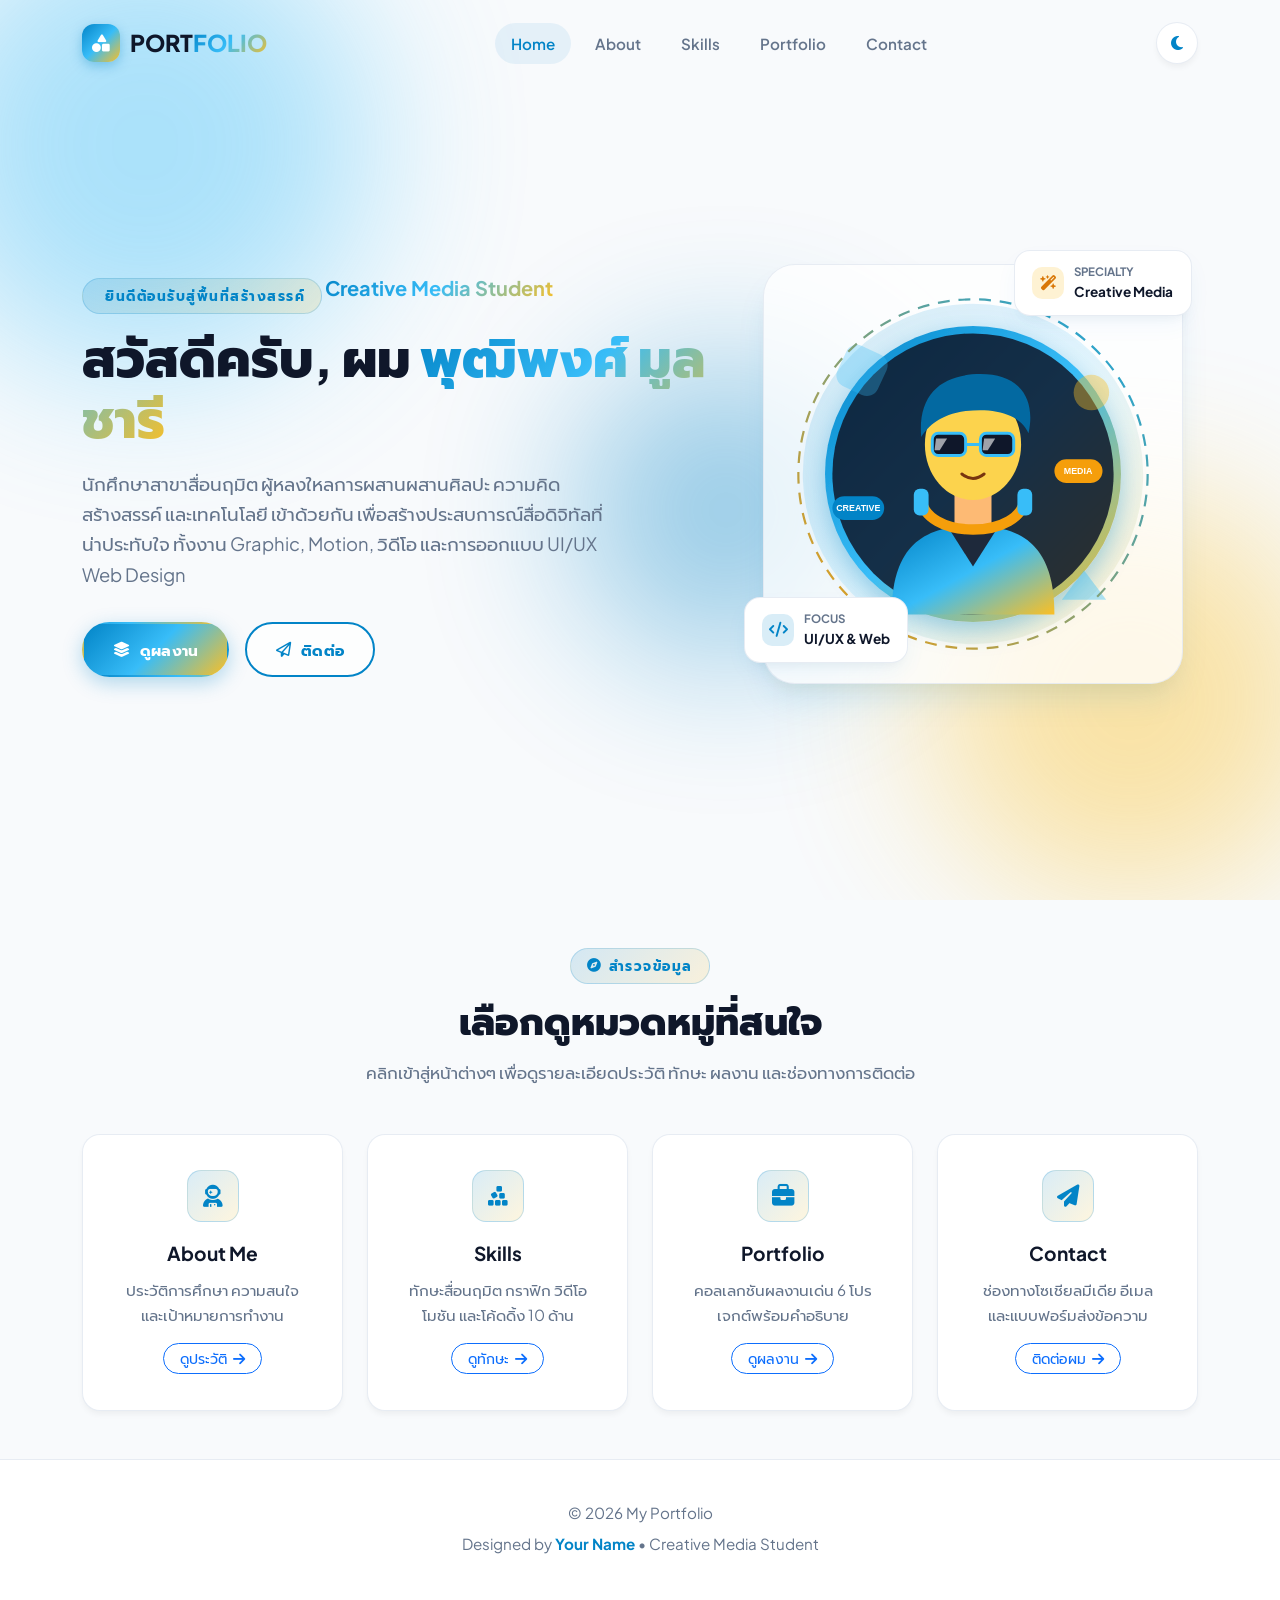
<file: index.html>
<!DOCTYPE html>
<html lang="th" data-theme="light">
<head>
  <meta charset="UTF-8">
  <meta name="viewport" content="width=device-width, initial-scale=1.0">
  <meta name="description" content="Portfolio ส่วนตัวสำหรับนักศึกษาสาขาสื่อนฤมิต (Creative Media) - หน้าแรก">
  <title>Creative Media Portfolio | หน้าแรก (Home)</title>

  <!-- Google Fonts: Plus Jakarta Sans & Prompt -->
  <link rel="preconnect" href="https://fonts.googleapis.com">
  <link rel="preconnect" href="https://fonts.gstatic.com" crossorigin>
  <link href="https://fonts.googleapis.com/css2?family=Plus+Jakarta+Sans:wght@400;500;600;700;800&family=Prompt:wght@300;400;500;600;700&display=swap" rel="stylesheet">

  <!-- Bootstrap 5 CSS CDN -->
  <link href="https://cdn.jsdelivr.net/npm/bootstrap@5.3.3/dist/css/bootstrap.min.css" rel="stylesheet">

  <!-- Font Awesome 6 CDN Icons -->
  <link rel="stylesheet" href="https://cdnjs.cloudflare.com/ajax/libs/font-awesome/6.6.0/css/all.min.css">

  <!-- Custom CSS Stylesheet -->
  <link rel="stylesheet" href="assets/css/style.css">
</head>
<body>

  <!-- Preloader Animation -->
  <div id="preloader">
    <div class="preloader-spinner"></div>
    <div class="preloader-text">Creative Media Studio</div>
  </div>

  <!-- =========================================================================
       1. NAVIGATION BAR
       ========================================================================= -->
  <nav class="navbar navbar-expand-lg">
    <div class="container">
      <a class="navbar-brand" href="index.html">
        <div class="brand-badge">
          <i class="fa-solid fa-shapes"></i>
        </div>
        <span>PORT<span class="brand-accent">FOLIO</span></span>
      </a>

      <!-- Theme Switcher & Mobile Hamburger -->
      <div class="d-flex align-items-center gap-2 order-lg-last">
        <button id="themeToggleBtn" class="theme-toggle-btn" type="button" aria-label="Toggle Dark/Light Mode" title="สลับโหมดมืด/สว่าง">
          <i class="fa-solid fa-moon"></i>
        </button>

        <button class="navbar-toggler border-0 shadow-none px-2" type="button" data-bs-toggle="collapse" data-bs-target="#navbarNav" aria-controls="navbarNav" aria-expanded="false" aria-label="Toggle navigation">
          <i class="fa-solid fa-bars-staggered fs-4 text-primary"></i>
        </button>
      </div>

      <!-- Nav Links to Separate HTML Files -->
      <div class="collapse navbar-collapse justify-content-center" id="navbarNav">
        <ul class="navbar-nav gap-lg-2">
          <li class="nav-item">
            <a class="nav-link active" href="index.html"><i class="fa-solid fa-house me-1 d-lg-none"></i> Home</a>
          </li>
          <li class="nav-item">
            <a class="nav-link" href="about.html"><i class="fa-solid fa-user me-1 d-lg-none"></i> About</a>
          </li>
          <li class="nav-item">
            <a class="nav-link" href="skills.html"><i class="fa-solid fa-bolt me-1 d-lg-none"></i> Skills</a>
          </li>
          <li class="nav-item">
            <a class="nav-link" href="portfolio.html"><i class="fa-solid fa-briefcase me-1 d-lg-none"></i> Portfolio</a>
          </li>
          <li class="nav-item">
            <a class="nav-link" href="contact.html"><i class="fa-solid fa-envelope me-1 d-lg-none"></i> Contact</a>
          </li>
        </ul>
      </div>
    </div>
  </nav>

  <!-- =========================================================================
       2. HERO SECTION
       ========================================================================= -->
  <section class="hero-section">
    <!-- Animated Floating Gradient Background -->
    <div class="hero-bg-shapes">
      <div class="shape-blob blob-1"></div>
      <div class="shape-blob blob-2"></div>
      <div class="shape-blob blob-3"></div>
    </div>

    <div class="container hero-content">
      <div class="row align-items-center">
        <!-- Hero Introduction Text -->
        <div class="col-lg-7 text-center text-lg-start reveal">
          <span class="section-tag">
            <i class="fa-solid fa-sparkles"></i> ยินดีต้อนรับสู่พื้นที่สร้างสรรค์
          </span>
          <div class="hero-role-badge">Creative Media Student</div>
          <h1 class="hero-title">
            สวัสดีครับ, ผม <span class="brand-accent">พุฒิพงศ์ มูลชารี</span>
          </h1>
          <p class="hero-description">
            นักศึกษาสาขาสื่อนฤมิต ผู้หลงใหลการผสานผสานศิลปะ ความคิดสร้างสรรค์ และเทคโนโลยี เข้าด้วยกัน เพื่อสร้างประสบการณ์สื่อดิจิทัลที่น่าประทับใจ ทั้งงาน Graphic, Motion, วิดีโอ และการออกแบบ UI/UX Web Design
          </p>
          <div class="d-flex flex-wrap gap-3 hero-btns">
            <a href="portfolio.html" class="btn-custom btn-primary-gradient">
              <i class="fa-solid fa-layer-group"></i> ดูผลงาน
            </a>
            <a href="contact.html" class="btn-custom btn-outline-custom">
              <i class="fa-regular fa-paper-plane"></i> ติดต่อ
            </a>
          </div>
        </div>

        <!-- Hero Avatar Profile Card -->
        <div class="col-lg-5 reveal reveal-delay-2">
          <div class="hero-image-wrapper">
            <div class="avatar-glass-card">
              <img src="assets/images/profile-placeholder.svg" alt="Profile Avatar" loading="eager">
              
              <!-- Floating Badges -->
              <div class="floating-badge badge-top-right">
                <div class="badge-icon yellow">
                  <i class="fa-solid fa-wand-magic-sparkles"></i>
                </div>
                <div>
                  <div style="font-size: 0.72rem; color: var(--text-muted);">SPECIALTY</div>
                  <div>Creative Media</div>
                </div>
              </div>

              <div class="floating-badge badge-bottom-left">
                <div class="badge-icon blue">
                  <i class="fa-solid fa-code"></i>
                </div>
                <div>
                  <div style="font-size: 0.72rem; color: var(--text-muted);">FOCUS</div>
                  <div>UI/UX &amp; Web</div>
                </div>
              </div>
            </div>
          </div>
        </div>
      </div>
    </div>
  </section>

  <!-- =========================================================================
       QUICK OVERVIEW & NAVIGATION CARDS
       ========================================================================= -->
  <section class="py-5">
    <div class="container">
      <div class="text-center mb-5 reveal">
        <span class="section-tag"><i class="fa-solid fa-compass"></i> สำรวจข้อมูล</span>
        <h2 class="section-title">เลือกดูหมวดหมู่ที่สนใจ</h2>
        <p class="section-subtitle">คลิกเข้าสู่หน้าต่างๆ เพื่อดูรายละเอียดประวัติ ทักษะ ผลงาน และช่องทางการติดต่อ</p>
      </div>

      <div class="row g-4">
        <!-- About Link Card -->
        <div class="col-md-6 col-lg-3 reveal reveal-delay-1">
          <a href="about.html" class="text-decoration-none">
            <div class="about-card text-center">
              <div class="about-card-icon mx-auto">
                <i class="fa-solid fa-user-astronaut"></i>
              </div>
              <h4>About Me</h4>
              <p class="mb-3">ประวัติการศึกษา ความสนใจ และเป้าหมายการทำงาน</p>
              <span class="btn btn-sm btn-outline-primary rounded-pill px-3">ดูประวัติ <i class="fa-solid fa-arrow-right ms-1"></i></span>
            </div>
          </a>
        </div>

        <!-- Skills Link Card -->
        <div class="col-md-6 col-lg-3 reveal reveal-delay-2">
          <a href="skills.html" class="text-decoration-none">
            <div class="about-card text-center">
              <div class="about-card-icon mx-auto">
                <i class="fa-solid fa-cubes-stacked"></i>
              </div>
              <h4>Skills</h4>
              <p class="mb-3">ทักษะสื่อนฤมิต กราฟิก วิดีโอ โมชัน และโค้ดดิ้ง 10 ด้าน</p>
              <span class="btn btn-sm btn-outline-primary rounded-pill px-3">ดูทักษะ <i class="fa-solid fa-arrow-right ms-1"></i></span>
            </div>
          </a>
        </div>

        <!-- Portfolio Link Card -->
        <div class="col-md-6 col-lg-3 reveal reveal-delay-3">
          <a href="portfolio.html" class="text-decoration-none">
            <div class="about-card text-center">
              <div class="about-card-icon mx-auto">
                <i class="fa-solid fa-briefcase"></i>
              </div>
              <h4>Portfolio</h4>
              <p class="mb-3">คอลเลกชันผลงานเด่น 6 โปรเจกต์พร้อมคำอธิบาย</p>
              <span class="btn btn-sm btn-outline-primary rounded-pill px-3">ดูผลงาน <i class="fa-solid fa-arrow-right ms-1"></i></span>
            </div>
          </a>
        </div>

        <!-- Contact Link Card -->
        <div class="col-md-6 col-lg-3 reveal reveal-delay-4">
          <a href="contact.html" class="text-decoration-none">
            <div class="about-card text-center">
              <div class="about-card-icon mx-auto">
                <i class="fa-solid fa-paper-plane"></i>
              </div>
              <h4>Contact</h4>
              <p class="mb-3">ช่องทางโซเชียลมีเดีย อีเมล และแบบฟอร์มส่งข้อความ</p>
              <span class="btn btn-sm btn-outline-primary rounded-pill px-3">ติดต่อผม <i class="fa-solid fa-arrow-right ms-1"></i></span>
            </div>
          </a>
        </div>
      </div>
    </div>
  </section>

  <!-- =========================================================================
       FOOTER
       ========================================================================= -->
  <footer class="footer">
    <div class="container">
      <p class="footer-text">
        &copy; 2026 My Portfolio
      </p>
      <p class="footer-text">
        Designed by <span class="footer-highlight">Your Name</span> &bull; Creative Media Student
      </p>
    </div>
  </footer>

  <!-- Scroll to Top Button -->
  <button id="scrollTopBtn" class="scroll-top-btn" type="button" aria-label="Scroll to top" title="เลื่อนกลับด้านบน">
    <i class="fa-solid fa-arrow-up"></i>
  </button>

  <!-- Bootstrap 5 JavaScript Bundle -->
  <script src="https://cdn.jsdelivr.net/npm/bootstrap@5.3.3/dist/js/bootstrap.bundle.min.js"></script>

  <!-- Custom JavaScript File -->
  <script src="assets/js/main.js"></script>
</body>
</html>
</file>
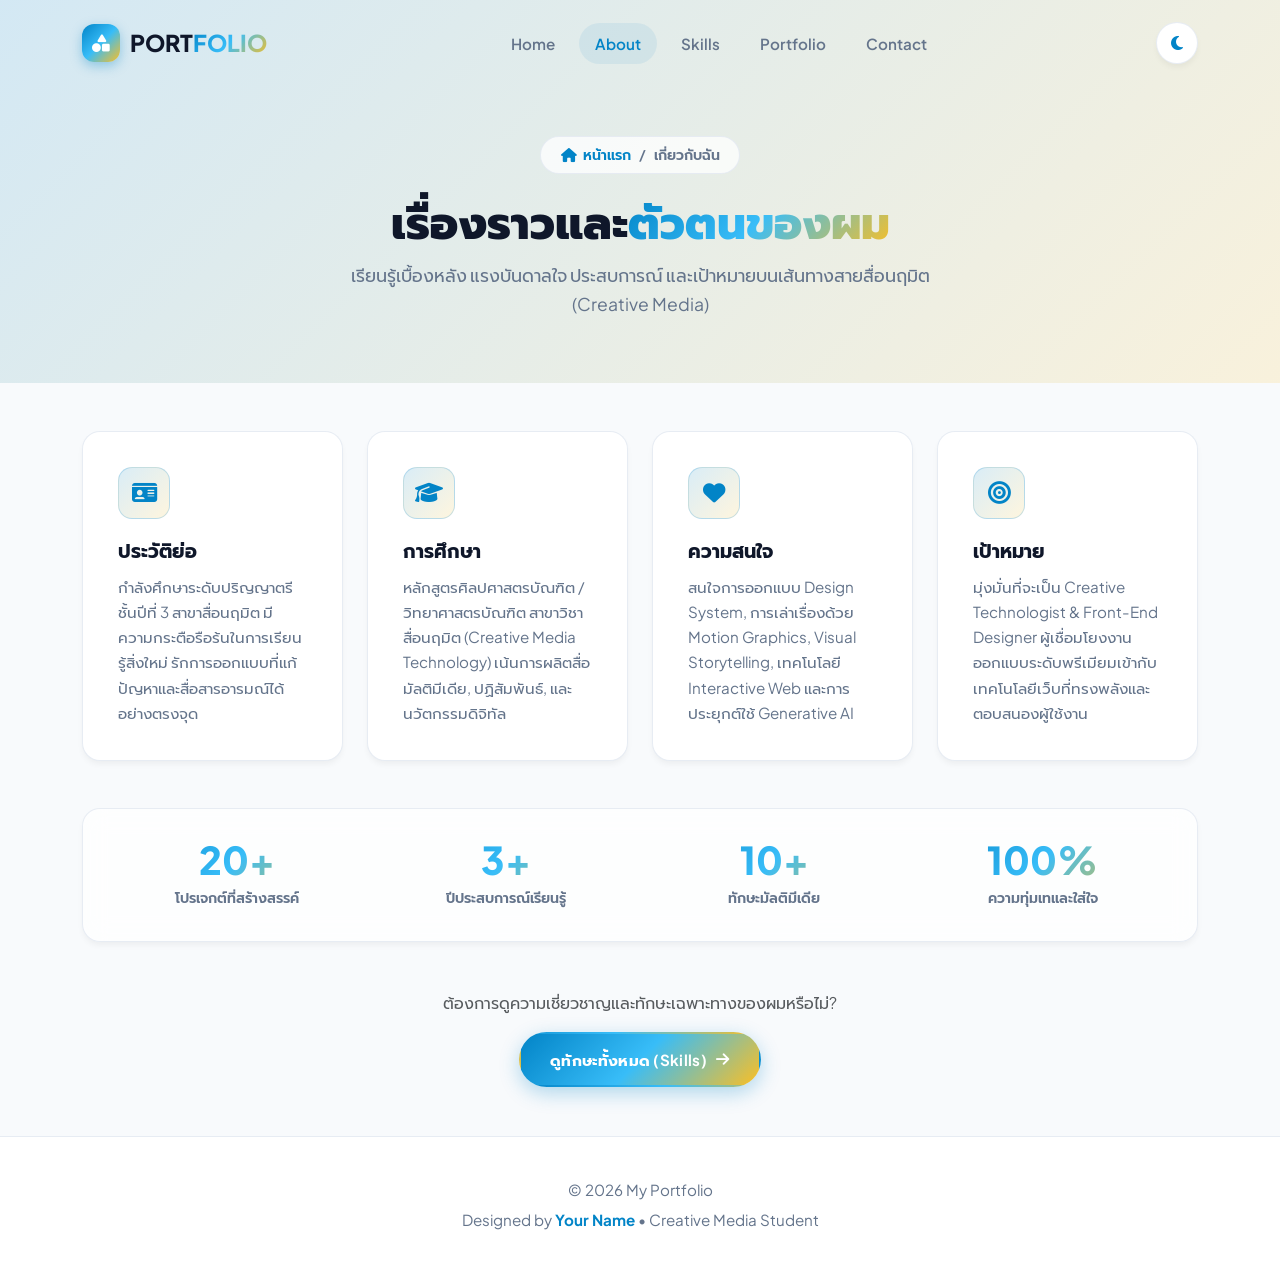
<file: about.html>
<!DOCTYPE html>
<html lang="th" data-theme="light">
<head>
  <meta charset="UTF-8">
  <meta name="viewport" content="width=device-width, initial-scale=1.0">
  <meta name="description" content="Portfolio ส่วนตัวสำหรับนักศึกษาสาขาสื่อนฤมิต (Creative Media) - ข้อมูลเกี่ยวกับฉัน">
  <title>About Me | เกี่ยวกับฉัน - Creative Media Portfolio</title>

  <!-- Google Fonts: Plus Jakarta Sans & Prompt -->
  <link rel="preconnect" href="https://fonts.googleapis.com">
  <link rel="preconnect" href="https://fonts.gstatic.com" crossorigin>
  <link href="https://fonts.googleapis.com/css2?family=Plus+Jakarta+Sans:wght@400;500;600;700;800&family=Prompt:wght@300;400;500;600;700&display=swap" rel="stylesheet">

  <!-- Bootstrap 5 CSS CDN -->
  <link href="https://cdn.jsdelivr.net/npm/bootstrap@5.3.3/dist/css/bootstrap.min.css" rel="stylesheet">

  <!-- Font Awesome 6 CDN Icons -->
  <link rel="stylesheet" href="https://cdnjs.cloudflare.com/ajax/libs/font-awesome/6.6.0/css/all.min.css">

  <!-- Custom CSS Stylesheet -->
  <link rel="stylesheet" href="assets/css/style.css">
</head>
<body>

  <!-- Preloader Animation -->
  <div id="preloader">
    <div class="preloader-spinner"></div>
    <div class="preloader-text">Creative Media Studio</div>
  </div>

  <!-- =========================================================================
       1. NAVIGATION BAR
       ========================================================================= -->
  <nav class="navbar navbar-expand-lg">
    <div class="container">
      <a class="navbar-brand" href="index.html">
        <div class="brand-badge">
          <i class="fa-solid fa-shapes"></i>
        </div>
        <span>PORT<span class="brand-accent">FOLIO</span></span>
      </a>

      <!-- Theme Switcher & Mobile Hamburger -->
      <div class="d-flex align-items-center gap-2 order-lg-last">
        <button id="themeToggleBtn" class="theme-toggle-btn" type="button" aria-label="Toggle Dark/Light Mode" title="สลับโหมดมืด/สว่าง">
          <i class="fa-solid fa-moon"></i>
        </button>

        <button class="navbar-toggler border-0 shadow-none px-2" type="button" data-bs-toggle="collapse" data-bs-target="#navbarNav" aria-controls="navbarNav" aria-expanded="false" aria-label="Toggle navigation">
          <i class="fa-solid fa-bars-staggered fs-4 text-primary"></i>
        </button>
      </div>

      <!-- Nav Links to Separate HTML Files -->
      <div class="collapse navbar-collapse justify-content-center" id="navbarNav">
        <ul class="navbar-nav gap-lg-2">
          <li class="nav-item">
            <a class="nav-link" href="index.html"><i class="fa-solid fa-house me-1 d-lg-none"></i> Home</a>
          </li>
          <li class="nav-item">
            <a class="nav-link active" href="about.html"><i class="fa-solid fa-user me-1 d-lg-none"></i> About</a>
          </li>
          <li class="nav-item">
            <a class="nav-link" href="skills.html"><i class="fa-solid fa-bolt me-1 d-lg-none"></i> Skills</a>
          </li>
          <li class="nav-item">
            <a class="nav-link" href="portfolio.html"><i class="fa-solid fa-briefcase me-1 d-lg-none"></i> Portfolio</a>
          </li>
          <li class="nav-item">
            <a class="nav-link" href="contact.html"><i class="fa-solid fa-envelope me-1 d-lg-none"></i> Contact</a>
          </li>
        </ul>
      </div>
    </div>
  </nav>

  <!-- =========================================================================
       PAGE HEADER BANNER
       ========================================================================= -->
  <section class="page-header-section">
    <div class="container reveal">
      <div class="breadcrumb-custom">
        <a href="index.html"><i class="fa-solid fa-house me-1"></i> หน้าแรก</a>
        <span>/</span>
        <span>เกี่ยวกับฉัน</span>
      </div>
      <h1 class="page-header-title">เรื่องราวและ<span class="brand-accent">ตัวตนของผม</span></h1>
      <p class="page-header-desc">
        เรียนรู้เบื้องหลัง แรงบันดาลใจ ประสบการณ์ และเป้าหมายบนเส้นทางสายสื่อนฤมิต (Creative Media)
      </p>
    </div>
  </section>

  <!-- =========================================================================
       ABOUT ME CONTENT SECTION
       ========================================================================= -->
  <section class="about-section py-5">
    <div class="container">
      <!-- 4 Core Pillars Grid -->
      <div class="row g-4">
        <!-- ประวัติย่อ -->
        <div class="col-md-6 col-lg-3 reveal reveal-delay-1">
          <div class="about-card">
            <div class="about-card-icon">
              <i class="fa-solid fa-id-card"></i>
            </div>
            <h4>ประวัติย่อ</h4>
            <p>
              กำลังศึกษาระดับปริญญาตรี ชั้นปีที่ 3 สาขาสื่อนฤมิต มีความกระตือรือร้นในการเรียนรู้สิ่งใหม่ รักการออกแบบที่แก้ปัญหาและสื่อสารอารมณ์ได้อย่างตรงจุด
            </p>
          </div>
        </div>

        <!-- การศึกษา -->
        <div class="col-md-6 col-lg-3 reveal reveal-delay-2">
          <div class="about-card">
            <div class="about-card-icon">
              <i class="fa-solid fa-graduation-cap"></i>
            </div>
            <h4>การศึกษา</h4>
            <p>
              หลักสูตรศิลปศาสตรบัณฑิต / วิทยาศาสตรบัณฑิต สาขาวิชาสื่อนฤมิต (Creative Media Technology) เน้นการผลิตสื่อมัลติมีเดีย, ปฏิสัมพันธ์, และนวัตกรรมดิจิทัล
            </p>
          </div>
        </div>

        <!-- ความสนใจ -->
        <div class="col-md-6 col-lg-3 reveal reveal-delay-3">
          <div class="about-card">
            <div class="about-card-icon">
              <i class="fa-solid fa-heart"></i>
            </div>
            <h4>ความสนใจ</h4>
            <p>
              สนใจการออกแบบ Design System, การเล่าเรื่องด้วย Motion Graphics, Visual Storytelling, เทคโนโลยี Interactive Web และการประยุกต์ใช้ Generative AI
            </p>
          </div>
        </div>

        <!-- เป้าหมายในการทำงาน -->
        <div class="col-md-6 col-lg-3 reveal reveal-delay-4">
          <div class="about-card">
            <div class="about-card-icon">
              <i class="fa-solid fa-bullseye"></i>
            </div>
            <h4>เป้าหมาย</h4>
            <p>
              มุ่งมั่นที่จะเป็น Creative Technologist &amp; Front-End Designer ผู้เชื่อมโยงงานออกแบบระดับพรีเมียมเข้ากับเทคโนโลยีเว็บที่ทรงพลังและตอบสนองผู้ใช้งาน
            </p>
          </div>
        </div>
      </div>

      <!-- Quick Metrics Counter Bar -->
      <div class="stats-container reveal mt-5">
        <div class="row g-4 justify-content-center">
          <div class="col-6 col-md-3 stat-item">
            <div class="stat-number">20+</div>
            <div class="stat-label">โปรเจกต์ที่สร้างสรรค์</div>
          </div>
          <div class="col-6 col-md-3 stat-item">
            <div class="stat-number">3+</div>
            <div class="stat-label">ปีประสบการณ์เรียนรู้</div>
          </div>
          <div class="col-6 col-md-3 stat-item">
            <div class="stat-number">10+</div>
            <div class="stat-label">ทักษะมัลติมีเดีย</div>
          </div>
          <div class="col-6 col-md-3 stat-item">
            <div class="stat-number">100%</div>
            <div class="stat-label">ความทุ่มเทและใส่ใจ</div>
          </div>
        </div>
      </div>

      <!-- Navigation to Next Section CTA -->
      <div class="text-center mt-5 reveal">
        <p class="text-muted mb-3">ต้องการดูความเชี่ยวชาญและทักษะเฉพาะทางของผมหรือไม่?</p>
        <a href="skills.html" class="btn-custom btn-primary-gradient">
          <span>ดูทักษะทั้งหมด (Skills)</span>
          <i class="fa-solid fa-arrow-right"></i>
        </a>
      </div>
    </div>
  </section>

  <!-- =========================================================================
       FOOTER
       ========================================================================= -->
  <footer class="footer">
    <div class="container">
      <p class="footer-text">
        &copy; 2026 My Portfolio
      </p>
      <p class="footer-text">
        Designed by <span class="footer-highlight">Your Name</span> &bull; Creative Media Student
      </p>
    </div>
  </footer>

  <!-- Scroll to Top Button -->
  <button id="scrollTopBtn" class="scroll-top-btn" type="button" aria-label="Scroll to top" title="เลื่อนกลับด้านบน">
    <i class="fa-solid fa-arrow-up"></i>
  </button>

  <!-- Bootstrap 5 JavaScript Bundle -->
  <script src="https://cdn.jsdelivr.net/npm/bootstrap@5.3.3/dist/js/bootstrap.bundle.min.js"></script>

  <!-- Custom JavaScript File -->
  <script src="assets/js/main.js"></script>
</body>
</html>
</file>
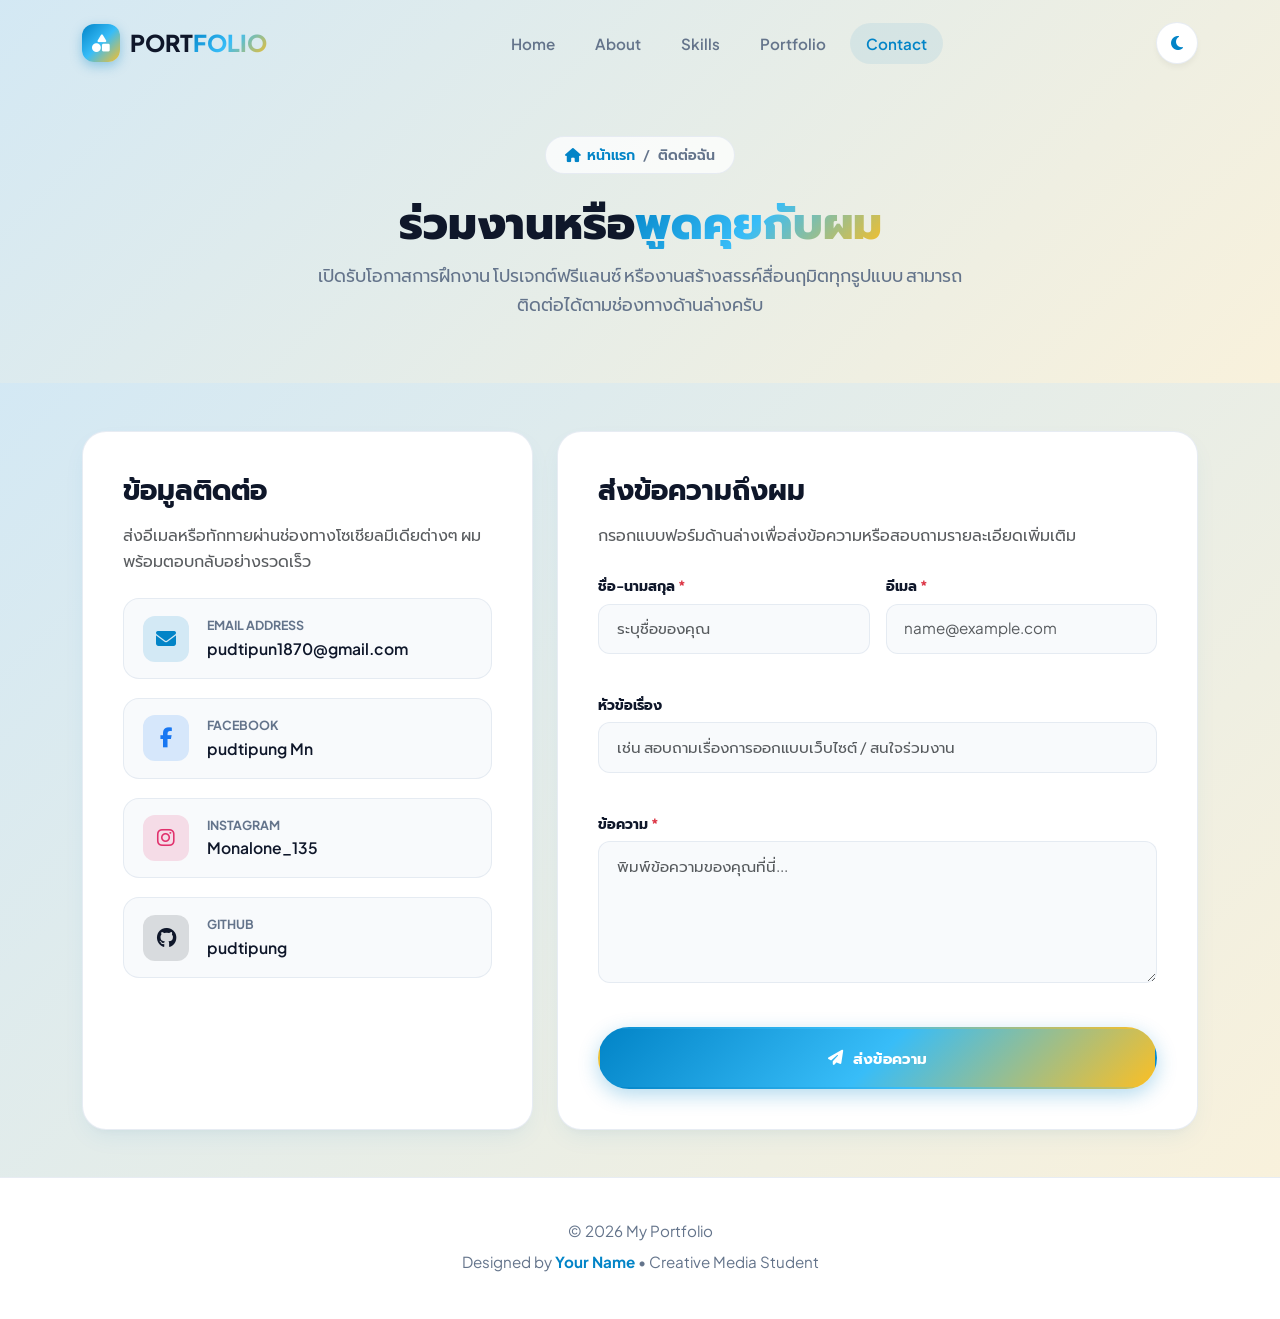
<file: contact.html>
<!DOCTYPE html>
<html lang="th" data-theme="light">
<head>
  <meta charset="UTF-8">
  <meta name="viewport" content="width=device-width, initial-scale=1.0">
  <meta name="description" content="Portfolio ส่วนตัวสำหรับนักศึกษาสาขาสื่อนฤมิต (Creative Media) - ติดต่อสอบถามและร่วมงาน">
  <title>Contact | ช่องทางการติดต่อ - Creative Media Portfolio</title>

  <!-- Google Fonts: Plus Jakarta Sans & Prompt -->
  <link rel="preconnect" href="https://fonts.googleapis.com">
  <link rel="preconnect" href="https://fonts.gstatic.com" crossorigin>
  <link href="https://fonts.googleapis.com/css2?family=Plus+Jakarta+Sans:wght@400;500;600;700;800&family=Prompt:wght@300;400;500;600;700&display=swap" rel="stylesheet">

  <!-- Bootstrap 5 CSS CDN -->
  <link href="https://cdn.jsdelivr.net/npm/bootstrap@5.3.3/dist/css/bootstrap.min.css" rel="stylesheet">

  <!-- Font Awesome 6 CDN Icons -->
  <link rel="stylesheet" href="https://cdnjs.cloudflare.com/ajax/libs/font-awesome/6.6.0/css/all.min.css">

  <!-- Custom CSS Stylesheet -->
  <link rel="stylesheet" href="assets/css/style.css">
</head>
<body>

  <!-- Preloader Animation -->
  <div id="preloader">
    <div class="preloader-spinner"></div>
    <div class="preloader-text">Creative Media Studio</div>
  </div>

  <!-- =========================================================================
       1. NAVIGATION BAR
       ========================================================================= -->
  <nav class="navbar navbar-expand-lg">
    <div class="container">
      <a class="navbar-brand" href="index.html">
        <div class="brand-badge">
          <i class="fa-solid fa-shapes"></i>
        </div>
        <span>PORT<span class="brand-accent">FOLIO</span></span>
      </a>

      <!-- Theme Switcher & Mobile Hamburger -->
      <div class="d-flex align-items-center gap-2 order-lg-last">
        <button id="themeToggleBtn" class="theme-toggle-btn" type="button" aria-label="Toggle Dark/Light Mode" title="สลับโหมดมืด/สว่าง">
          <i class="fa-solid fa-moon"></i>
        </button>

        <button class="navbar-toggler border-0 shadow-none px-2" type="button" data-bs-toggle="collapse" data-bs-target="#navbarNav" aria-controls="navbarNav" aria-expanded="false" aria-label="Toggle navigation">
          <i class="fa-solid fa-bars-staggered fs-4 text-primary"></i>
        </button>
      </div>

      <!-- Nav Links to Separate HTML Files -->
      <div class="collapse navbar-collapse justify-content-center" id="navbarNav">
        <ul class="navbar-nav gap-lg-2">
          <li class="nav-item">
            <a class="nav-link" href="index.html"><i class="fa-solid fa-house me-1 d-lg-none"></i> Home</a>
          </li>
          <li class="nav-item">
            <a class="nav-link" href="about.html"><i class="fa-solid fa-user me-1 d-lg-none"></i> About</a>
          </li>
          <li class="nav-item">
            <a class="nav-link" href="skills.html"><i class="fa-solid fa-bolt me-1 d-lg-none"></i> Skills</a>
          </li>
          <li class="nav-item">
            <a class="nav-link" href="portfolio.html"><i class="fa-solid fa-briefcase me-1 d-lg-none"></i> Portfolio</a>
          </li>
          <li class="nav-item">
            <a class="nav-link active" href="contact.html"><i class="fa-solid fa-envelope me-1 d-lg-none"></i> Contact</a>
          </li>
        </ul>
      </div>
    </div>
  </nav>

  <!-- =========================================================================
       PAGE HEADER BANNER
       ========================================================================= -->
  <section class="page-header-section">
    <div class="container reveal">
      <div class="breadcrumb-custom">
        <a href="index.html"><i class="fa-solid fa-house me-1"></i> หน้าแรก</a>
        <span>/</span>
        <span>ติดต่อฉัน</span>
      </div>
      <h1 class="page-header-title">ร่วมงานหรือ<span class="brand-accent">พูดคุยกับผม</span></h1>
      <p class="page-header-desc">
        เปิดรับโอกาสการฝึกงาน โปรเจกต์ฟรีแลนซ์ หรืองานสร้างสรรค์สื่อนฤมิตทุกรูปแบบ สามารถติดต่อได้ตามช่องทางด้านล่างครับ
      </p>
    </div>
  </section>

  <!-- =========================================================================
       CONTACT SECTION CONTENT
       ========================================================================= -->
  <section class="contact-section py-5">
    <div class="container">
      <div class="row g-4 align-items-stretch">
        <!-- Contact Information & Social Channels -->
        <div class="col-lg-5 reveal reveal-delay-1">
          <div class="contact-card">
            <h3 class="fw-bold mb-3">ข้อมูลติดต่อ</h3>
            <p class="text-muted mb-4">
              ส่งอีเมลหรือทักทายผ่านช่องทางโซเชียลมีเดียต่างๆ ผมพร้อมตอบกลับอย่างรวดเร็ว
            </p>

            <div class="contact-info-list">
              <!-- Email -->
              <a href="mailto:pudtipun1870@gmail.com" class="contact-info-item">
                <div class="contact-icon-box email">
                  <i class="fa-solid fa-envelope"></i>
                </div>
                <div class="contact-info-text">
                  <div class="label">Email Address</div>
                  <div class="value">pudtipun1870@gmail.com</div>
                </div>
              </a>

              <!-- Facebook -->
              <a href="https://facebook.com" target="_blank" rel="noopener noreferrer" class="contact-info-item">
                <div class="contact-icon-box facebook">
                  <i class="fa-brands fa-facebook-f"></i>
                </div>
                <div class="contact-info-text">
                  <div class="label">Facebook</div>
                  <div class="value">pudtipung Mn</div>
                </div>
              </a>

              <!-- Instagram -->
              <a href="https://instagram.com/Monalone_135" target="_blank" rel="noopener noreferrer" class="contact-info-item">
                <div class="contact-icon-box instagram">
                  <i class="fa-brands fa-instagram"></i>
                </div>
                <div class="contact-info-text">
                  <div class="label">Instagram</div>
                  <div class="value">Monalone_135</div>
                </div>
              </a>

              <!-- GitHub -->
              <a href="https://github.com/pudtipung" target="_blank" rel="noopener noreferrer" class="contact-info-item">
                <div class="contact-icon-box github">
                  <i class="fa-brands fa-github"></i>
                </div>
                <div class="contact-info-text">
                  <div class="label">GitHub</div>
                  <div class="value">pudtipung</div>
                </div>
              </a>

              
            </div>
          </div>
        </div>

        <!-- Interactive Contact Message Form -->
        <div class="col-lg-7 reveal reveal-delay-2">
          <div class="contact-card">
            <h3 class="fw-bold mb-3">ส่งข้อความถึงผม</h3>
            <p class="text-muted mb-4">
              กรอกแบบฟอร์มด้านล่างเพื่อส่งข้อความหรือสอบถามรายละเอียดเพิ่มเติม
            </p>

            <!-- Success Alert Notification -->
            <div id="formSuccessAlert" class="alert alert-success d-none d-flex align-items-center mb-4 rounded-4 shadow-sm" role="alert">
              <i class="fa-solid fa-circle-check fs-4 me-3 text-success"></i>
              <div>
                <strong>ส่งข้อความสำเร็จ!</strong> ขอบคุณที่ติดต่อเข้ามา ผมจะรีบติดต่อกลับโดยเร็วที่สุดครับ
              </div>
            </div>

            <form id="contactForm" novalidate>
              <div class="row g-3">
                <div class="col-md-6 form-group">
                  <label for="userName" class="form-label">ชื่อ-นามสกุล <span class="text-danger">*</span></label>
                  <input type="text" class="form-control" id="userName" placeholder="ระบุชื่อของคุณ" required>
                  <div class="invalid-feedback">กรุณากรอกชื่อของคุณ</div>
                </div>

                <div class="col-md-6 form-group">
                  <label for="userEmail" class="form-label">อีเมล <span class="text-danger">*</span></label>
                  <input type="email" class="form-control" id="userEmail" placeholder="name@example.com" required>
                  <div class="invalid-feedback">กรุณาระบุอีเมลที่ถูกต้อง</div>
                </div>

                <div class="col-12 form-group">
                  <label for="userSubject" class="form-label">หัวข้อเรื่อง</label>
                  <input type="text" class="form-control" id="userSubject" placeholder="เช่น สอบถามเรื่องการออกแบบเว็บไซต์ / สนใจร่วมงาน">
                </div>

                <div class="col-12 form-group">
                  <label for="userMessage" class="form-label">ข้อความ <span class="text-danger">*</span></label>
                  <textarea class="form-control" id="userMessage" rows="5" placeholder="พิมพ์ข้อความของคุณที่นี่..." required></textarea>
                  <div class="invalid-feedback">กรุณากรอกข้อความ</div>
                </div>

                <div class="col-12 mt-4">
                  <button type="submit" class="btn-custom btn-primary-gradient w-100 justify-content-center py-3">
                    <i class="fa-solid fa-paper-plane"></i> ส่งข้อความ
                  </button>
                </div>
              </div>
            </form>
          </div>
        </div>
      </div>
    </div>
  </section>

  <!-- =========================================================================
       FOOTER
       ========================================================================= -->
  <footer class="footer">
    <div class="container">
      <p class="footer-text">
        &copy; 2026 My Portfolio
      </p>
      <p class="footer-text">
        Designed by <span class="footer-highlight">Your Name</span> &bull; Creative Media Student
      </p>
    </div>
  </footer>

  <!-- Scroll to Top Button -->
  <button id="scrollTopBtn" class="scroll-top-btn" type="button" aria-label="Scroll to top" title="เลื่อนกลับด้านบน">
    <i class="fa-solid fa-arrow-up"></i>
  </button>

  <!-- Bootstrap 5 JavaScript Bundle -->
  <script src="https://cdn.jsdelivr.net/npm/bootstrap@5.3.3/dist/js/bootstrap.bundle.min.js"></script>

  <!-- Custom JavaScript File -->
  <script src="assets/js/main.js"></script>
</body>
</html>
</file>
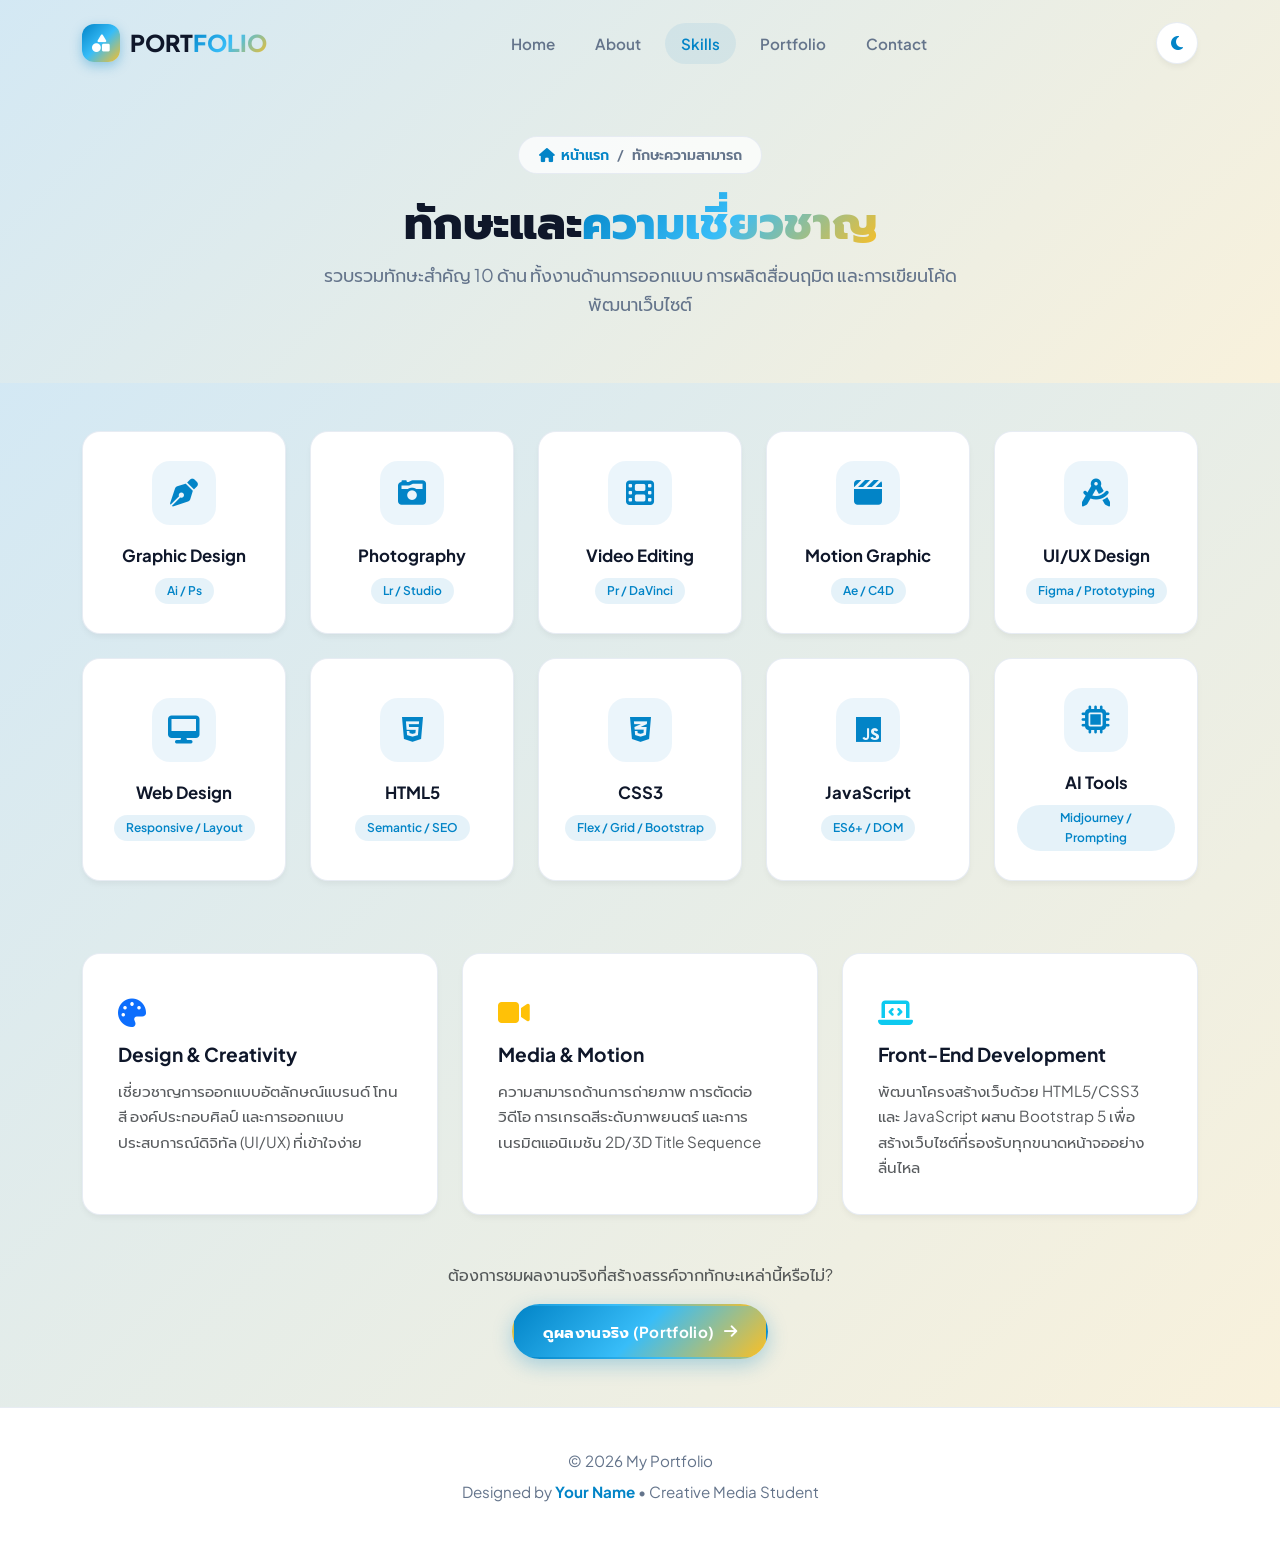
<file: skills.html>
<!DOCTYPE html>
<html lang="th" data-theme="light">
<head>
  <meta charset="UTF-8">
  <meta name="viewport" content="width=device-width, initial-scale=1.0">
  <meta name="description" content="Portfolio ส่วนตัวสำหรับนักศึกษาสาขาสื่อนฤมิต (Creative Media) - ทักษะและความเชี่ยวชาญ">
  <title>Skills | ทักษะและความเชี่ยวชาญ - Creative Media Portfolio</title>

  <!-- Google Fonts: Plus Jakarta Sans & Prompt -->
  <link rel="preconnect" href="https://fonts.googleapis.com">
  <link rel="preconnect" href="https://fonts.gstatic.com" crossorigin>
  <link href="https://fonts.googleapis.com/css2?family=Plus+Jakarta+Sans:wght@400;500;600;700;800&family=Prompt:wght@300;400;500;600;700&display=swap" rel="stylesheet">

  <!-- Bootstrap 5 CSS CDN -->
  <link href="https://cdn.jsdelivr.net/npm/bootstrap@5.3.3/dist/css/bootstrap.min.css" rel="stylesheet">

  <!-- Font Awesome 6 CDN Icons -->
  <link rel="stylesheet" href="https://cdnjs.cloudflare.com/ajax/libs/font-awesome/6.6.0/css/all.min.css">

  <!-- Custom CSS Stylesheet -->
  <link rel="stylesheet" href="assets/css/style.css">
</head>
<body>

  <!-- Preloader Animation -->
  <div id="preloader">
    <div class="preloader-spinner"></div>
    <div class="preloader-text">Creative Media Studio</div>
  </div>

  <!-- =========================================================================
       1. NAVIGATION BAR
       ========================================================================= -->
  <nav class="navbar navbar-expand-lg">
    <div class="container">
      <a class="navbar-brand" href="index.html">
        <div class="brand-badge">
          <i class="fa-solid fa-shapes"></i>
        </div>
        <span>PORT<span class="brand-accent">FOLIO</span></span>
      </a>

      <!-- Theme Switcher & Mobile Hamburger -->
      <div class="d-flex align-items-center gap-2 order-lg-last">
        <button id="themeToggleBtn" class="theme-toggle-btn" type="button" aria-label="Toggle Dark/Light Mode" title="สลับโหมดมืด/สว่าง">
          <i class="fa-solid fa-moon"></i>
        </button>

        <button class="navbar-toggler border-0 shadow-none px-2" type="button" data-bs-toggle="collapse" data-bs-target="#navbarNav" aria-controls="navbarNav" aria-expanded="false" aria-label="Toggle navigation">
          <i class="fa-solid fa-bars-staggered fs-4 text-primary"></i>
        </button>
      </div>

      <!-- Nav Links to Separate HTML Files -->
      <div class="collapse navbar-collapse justify-content-center" id="navbarNav">
        <ul class="navbar-nav gap-lg-2">
          <li class="nav-item">
            <a class="nav-link" href="index.html"><i class="fa-solid fa-house me-1 d-lg-none"></i> Home</a>
          </li>
          <li class="nav-item">
            <a class="nav-link" href="about.html"><i class="fa-solid fa-user me-1 d-lg-none"></i> About</a>
          </li>
          <li class="nav-item">
            <a class="nav-link active" href="skills.html"><i class="fa-solid fa-bolt me-1 d-lg-none"></i> Skills</a>
          </li>
          <li class="nav-item">
            <a class="nav-link" href="portfolio.html"><i class="fa-solid fa-briefcase me-1 d-lg-none"></i> Portfolio</a>
          </li>
          <li class="nav-item">
            <a class="nav-link" href="contact.html"><i class="fa-solid fa-envelope me-1 d-lg-none"></i> Contact</a>
          </li>
        </ul>
      </div>
    </div>
  </nav>

  <!-- =========================================================================
       PAGE HEADER BANNER
       ========================================================================= -->
  <section class="page-header-section">
    <div class="container reveal">
      <div class="breadcrumb-custom">
        <a href="index.html"><i class="fa-solid fa-house me-1"></i> หน้าแรก</a>
        <span>/</span>
        <span>ทักษะความสามารถ</span>
      </div>
      <h1 class="page-header-title">ทักษะและ<span class="brand-accent">ความเชี่ยวชาญ</span></h1>
      <p class="page-header-desc">
        รวบรวมทักษะสำคัญ 10 ด้าน ทั้งงานด้านการออกแบบ การผลิตสื่อนฤมิต และการเขียนโค้ดพัฒนาเว็บไซต์
      </p>
    </div>
  </section>

  <!-- =========================================================================
       SKILLS SECTION CONTENT
       ========================================================================= -->
  <section class="skills-section py-5">
    <div class="container">
      <!-- 10 Skills Cards Grid -->
      <div class="row g-3 g-md-4 justify-content-center">
        <!-- 1. Graphic Design -->
        <div class="col-6 col-md-4 col-lg-2-4 reveal reveal-delay-1">
          <div class="skill-card">
            <div class="skill-icon-wrapper">
              <i class="fa-solid fa-pen-nib"></i>
            </div>
            <div class="skill-name">Graphic Design</div>
            <span class="skill-badge">Ai / Ps</span>
          </div>
        </div>

        <!-- 2. Photography -->
        <div class="col-6 col-md-4 col-lg-2-4 reveal reveal-delay-2">
          <div class="skill-card">
            <div class="skill-icon-wrapper">
              <i class="fa-solid fa-camera-retro"></i>
            </div>
            <div class="skill-name">Photography</div>
            <span class="skill-badge">Lr / Studio</span>
          </div>
        </div>

        <!-- 3. Video Editing -->
        <div class="col-6 col-md-4 col-lg-2-4 reveal reveal-delay-3">
          <div class="skill-card">
            <div class="skill-icon-wrapper">
              <i class="fa-solid fa-film"></i>
            </div>
            <div class="skill-name">Video Editing</div>
            <span class="skill-badge">Pr / DaVinci</span>
          </div>
        </div>

        <!-- 4. Motion Graphic -->
        <div class="col-6 col-md-4 col-lg-2-4 reveal reveal-delay-4">
          <div class="skill-card">
            <div class="skill-icon-wrapper">
              <i class="fa-solid fa-clapperboard"></i>
            </div>
            <div class="skill-name">Motion Graphic</div>
            <span class="skill-badge">Ae / C4D</span>
          </div>
        </div>

        <!-- 5. UI/UX Design -->
        <div class="col-6 col-md-4 col-lg-2-4 reveal reveal-delay-1">
          <div class="skill-card">
            <div class="skill-icon-wrapper">
              <i class="fa-solid fa-compass-drafting"></i>
            </div>
            <div class="skill-name">UI/UX Design</div>
            <span class="skill-badge">Figma / Prototyping</span>
          </div>
        </div>

        <!-- 6. Web Design -->
        <div class="col-6 col-md-4 col-lg-2-4 reveal reveal-delay-2">
          <div class="skill-card">
            <div class="skill-icon-wrapper">
              <i class="fa-solid fa-desktop"></i>
            </div>
            <div class="skill-name">Web Design</div>
            <span class="skill-badge">Responsive / Layout</span>
          </div>
        </div>

        <!-- 7. HTML5 -->
        <div class="col-6 col-md-4 col-lg-2-4 reveal reveal-delay-3">
          <div class="skill-card">
            <div class="skill-icon-wrapper">
              <i class="fa-brands fa-html5"></i>
            </div>
            <div class="skill-name">HTML5</div>
            <span class="skill-badge">Semantic / SEO</span>
          </div>
        </div>

        <!-- 8. CSS3 -->
        <div class="col-6 col-md-4 col-lg-2-4 reveal reveal-delay-4">
          <div class="skill-card">
            <div class="skill-icon-wrapper">
              <i class="fa-brands fa-css3-alt"></i>
            </div>
            <div class="skill-name">CSS3</div>
            <span class="skill-badge">Flex / Grid / Bootstrap</span>
          </div>
        </div>

        <!-- 9. JavaScript -->
        <div class="col-6 col-md-4 col-lg-2-4 reveal reveal-delay-1">
          <div class="skill-card">
            <div class="skill-icon-wrapper">
              <i class="fa-brands fa-js"></i>
            </div>
            <div class="skill-name">JavaScript</div>
            <span class="skill-badge">ES6+ / DOM</span>
          </div>
        </div>

        <!-- 10. AI Tools -->
        <div class="col-6 col-md-4 col-lg-2-4 reveal reveal-delay-2">
          <div class="skill-card">
            <div class="skill-icon-wrapper">
              <i class="fa-solid fa-microchip"></i>
            </div>
            <div class="skill-name">AI Tools</div>
            <span class="skill-badge">Midjourney / Prompting</span>
          </div>
        </div>
      </div>

      <!-- Categorized Overview Cards -->
      <div class="row g-4 mt-5">
        <div class="col-md-4 reveal reveal-delay-1">
          <div class="about-card h-100">
            <div class="text-primary fs-3 mb-2"><i class="fa-solid fa-palette"></i></div>
            <h4 class="fw-bold">Design &amp; Creativity</h4>
            <p class="text-muted">เชี่ยวชาญการออกแบบอัตลักษณ์แบรนด์ โทนสี องค์ประกอบศิลป์ และการออกแบบประสบการณ์ดิจิทัล (UI/UX) ที่เข้าใจง่าย</p>
          </div>
        </div>
        <div class="col-md-4 reveal reveal-delay-2">
          <div class="about-card h-100">
            <div class="text-warning fs-3 mb-2"><i class="fa-solid fa-video"></i></div>
            <h4 class="fw-bold">Media &amp; Motion</h4>
            <p class="text-muted">ความสามารถด้านการถ่ายภาพ การตัดต่อวิดีโอ การเกรดสีระดับภาพยนตร์ และการเนรมิตแอนิเมชัน 2D/3D Title Sequence</p>
          </div>
        </div>
        <div class="col-md-4 reveal reveal-delay-3">
          <div class="about-card h-100">
            <div class="text-info fs-3 mb-2"><i class="fa-solid fa-laptop-code"></i></div>
            <h4 class="fw-bold">Front-End Development</h4>
            <p class="text-muted">พัฒนาโครงสร้างเว็บด้วย HTML5/CSS3 และ JavaScript ผสาน Bootstrap 5 เพื่อสร้างเว็บไซต์ที่รองรับทุกขนาดหน้าจออย่างลื่นไหล</p>
          </div>
        </div>
      </div>

      <!-- Navigation to Portfolio CTA -->
      <div class="text-center mt-5 reveal">
        <p class="text-muted mb-3">ต้องการชมผลงานจริงที่สร้างสรรค์จากทักษะเหล่านี้หรือไม่?</p>
        <a href="portfolio.html" class="btn-custom btn-primary-gradient">
          <span>ดูผลงานจริง (Portfolio)</span>
          <i class="fa-solid fa-arrow-right"></i>
        </a>
      </div>
    </div>
  </section>

  <!-- =========================================================================
       FOOTER
       ========================================================================= -->
  <footer class="footer">
    <div class="container">
      <p class="footer-text">
        &copy; 2026 My Portfolio
      </p>
      <p class="footer-text">
        Designed by <span class="footer-highlight">Your Name</span> &bull; Creative Media Student
      </p>
    </div>
  </footer>

  <!-- Scroll to Top Button -->
  <button id="scrollTopBtn" class="scroll-top-btn" type="button" aria-label="Scroll to top" title="เลื่อนกลับด้านบน">
    <i class="fa-solid fa-arrow-up"></i>
  </button>

  <!-- Bootstrap 5 JavaScript Bundle -->
  <script src="https://cdn.jsdelivr.net/npm/bootstrap@5.3.3/dist/js/bootstrap.bundle.min.js"></script>

  <!-- Custom JavaScript File -->
  <script src="assets/js/main.js"></script>
</body>
</html>
</file>
<file: assets/css/style.css>
/* ==========================================================================
   PORTFOLIO WEBSITE - CREATIVE MEDIA STUDENT
   Theme Colors: Sky Blue (#0284c7, #38bdf8) & Warm Yellow (#f59e0b, #fbbf24)
   Style: Modern, Creative, Premium, Glassmorphism, Responsive
   ========================================================================== */

/* --------------------------------------------------------------------------
   1. ROOT VARIABLES & THEME CONFIGURATION
   -------------------------------------------------------------------------- */
:root {
  /* Brand Palette: Blue & Yellow */
  --primary-blue: #0284c7;
  --primary-blue-light: #38bdf8;
  --primary-blue-dark: #0369a1;
  
  --accent-yellow: #f59e0b;
  --accent-yellow-light: #fbbf24;
  --accent-yellow-dark: #d97706;

  --gradient-primary: linear-gradient(135deg, #0284c7 0%, #38bdf8 50%, #fbbf24 100%);
  --gradient-secondary: linear-gradient(135deg, #fbbf24 0%, #f59e0b 50%, #0284c7 100%);
  --gradient-accent: linear-gradient(135deg, rgba(2, 132, 199, 0.15) 0%, rgba(251, 191, 36, 0.15) 100%);

  /* Light Mode (Default) */
  --bg-main: #f8fafc;
  --bg-surface: #ffffff;
  --bg-surface-glass: rgba(255, 255, 255, 0.75);
  --bg-card: #ffffff;
  --bg-card-hover: #ffffff;
  
  --text-main: #0f172a;
  --text-muted: #64748b;
  --text-light: #94a3b8;
  
  --border-color: rgba(226, 232, 240, 0.8);
  --border-focus: rgba(2, 132, 199, 0.5);
  
  --shadow-sm: 0 4px 6px -1px rgba(0, 0, 0, 0.05);
  --shadow-md: 0 10px 25px -5px rgba(2, 132, 199, 0.08), 0 8px 10px -6px rgba(0, 0, 0, 0.04);
  --shadow-lg: 0 20px 35px -10px rgba(2, 132, 199, 0.15), 0 10px 15px -5px rgba(245, 158, 11, 0.08);
  --shadow-glow: 0 0 25px rgba(56, 189, 248, 0.35);

  --nav-bg: rgba(255, 255, 255, 0.85);
  --transition: all 0.3s cubic-bezier(0.4, 0, 0.2, 1);
  --border-radius: 18px;
  --border-radius-pill: 50px;
}

/* Dark Mode Overrides */
[data-theme="dark"] {
  --bg-main: #0b0f19;
  --bg-surface: #111827;
  --bg-surface-glass: rgba(17, 24, 39, 0.75);
  --bg-card: #151f32;
  --bg-card-hover: #1c2942;
  
  --text-main: #f8fafc;
  --text-muted: #94a3b8;
  --text-light: #64748b;
  
  --border-color: rgba(255, 255, 255, 0.08);
  --border-focus: rgba(56, 189, 248, 0.5);
  
  --shadow-sm: 0 4px 6px -1px rgba(0, 0, 0, 0.3);
  --shadow-md: 0 10px 25px -5px rgba(0, 0, 0, 0.45);
  --shadow-lg: 0 20px 40px -10px rgba(0, 0, 0, 0.6);
  --shadow-glow: 0 0 30px rgba(56, 189, 248, 0.25);

  --nav-bg: rgba(11, 15, 25, 0.85);
}

/* --------------------------------------------------------------------------
   2. GLOBAL RESETS & TYPOGRAPHY
   -------------------------------------------------------------------------- */
* {
  margin: 0;
  padding: 0;
  box-sizing: border-box;
}

html {
  scroll-behavior: smooth;
}

body {
  font-family: 'Plus Jakarta Sans', 'Prompt', sans-serif;
  background-color: var(--bg-main);
  color: var(--text-main);
  line-height: 1.65;
  transition: background-color 0.4s ease, color 0.4s ease;
  overflow-x: hidden;
}

::selection {
  background-color: var(--accent-yellow-light);
  color: #0f172a;
}

a {
  text-decoration: none;
  color: inherit;
  transition: var(--transition);
}

img {
  max-width: 100%;
  height: auto;
  display: block;
}

/* --------------------------------------------------------------------------
   3. PRELOADER ANIMATION
   -------------------------------------------------------------------------- */
#preloader {
  position: fixed;
  inset: 0;
  z-index: 99999;
  background: var(--bg-main);
  display: flex;
  flex-direction: column;
  justify-content: center;
  align-items: center;
  transition: opacity 0.6s ease, visibility 0.6s ease;
}

.preloader-spinner {
  width: 65px;
  height: 65px;
  border: 4px solid rgba(2, 132, 199, 0.15);
  border-top-color: var(--primary-blue);
  border-right-color: var(--accent-yellow);
  border-radius: 50%;
  animation: spin 1s cubic-bezier(0.68, -0.55, 0.27, 1.55) infinite;
}

.preloader-text {
  margin-top: 1.25rem;
  font-weight: 700;
  font-size: 0.95rem;
  letter-spacing: 2px;
  background: var(--gradient-primary);
  -webkit-background-clip: text;
  -webkit-text-fill-color: transparent;
  text-transform: uppercase;
}

@keyframes spin {
  to { transform: rotate(360deg); }
}

#preloader.fade-out {
  opacity: 0;
  visibility: hidden;
}

/* --------------------------------------------------------------------------
   4. NAVIGATION BAR (STICKY & GLASSMORPHISM)
   -------------------------------------------------------------------------- */
.navbar {
  position: fixed;
  top: 0;
  left: 0;
  width: 100%;
  padding: 1.2rem 0;
  z-index: 1000;
  transition: var(--transition);
  background-color: transparent;
}

.navbar.scrolled {
  padding: 0.75rem 0;
  background-color: var(--nav-bg);
  backdrop-filter: blur(16px);
  -webkit-backdrop-filter: blur(16px);
  box-shadow: var(--shadow-sm);
  border-bottom: 1px solid var(--border-color);
}

.navbar-brand {
  display: flex;
  align-items: center;
  gap: 0.6rem;
  font-weight: 800;
  font-size: 1.45rem;
  color: var(--text-main);
}

.navbar-brand .brand-badge {
  width: 38px;
  height: 38px;
  border-radius: 12px;
  background: var(--gradient-primary);
  display: flex;
  align-items: center;
  justify-content: center;
  color: #ffffff;
  font-size: 1.1rem;
  box-shadow: 0 4px 12px rgba(2, 132, 199, 0.35);
  transition: var(--transition);
}

.navbar-brand:hover .brand-badge {
  transform: rotate(12deg) scale(1.08);
}

.brand-accent {
  background: var(--gradient-primary);
  -webkit-background-clip: text;
  -webkit-text-fill-color: transparent;
}

.nav-link {
  font-weight: 600;
  font-size: 0.95rem;
  color: var(--text-muted) !important;
  padding: 0.5rem 1rem !important;
  border-radius: var(--border-radius-pill);
  transition: var(--transition);
  position: relative;
}

.nav-link:hover,
.nav-link.active {
  color: var(--primary-blue) !important;
  background-color: rgba(2, 132, 199, 0.08);
}

[data-theme="dark"] .nav-link:hover,
[data-theme="dark"] .nav-link.active {
  color: var(--primary-blue-light) !important;
  background-color: rgba(56, 189, 248, 0.12);
}

/* Theme Toggle Button */
.theme-toggle-btn {
  background: var(--bg-surface);
  border: 1px solid var(--border-color);
  color: var(--text-main);
  width: 42px;
  height: 42px;
  border-radius: 50%;
  display: flex;
  align-items: center;
  justify-content: center;
  cursor: pointer;
  transition: var(--transition);
  box-shadow: var(--shadow-sm);
}

.theme-toggle-btn:hover {
  transform: rotate(20deg) scale(1.08);
  border-color: var(--accent-yellow);
  color: var(--accent-yellow);
}

/* --------------------------------------------------------------------------
   5. BUTTONS & UI ACCENTS
   -------------------------------------------------------------------------- */
.btn-custom {
  display: inline-flex;
  align-items: center;
  gap: 0.6rem;
  padding: 0.8rem 1.8rem;
  border-radius: var(--border-radius-pill);
  font-weight: 700;
  font-size: 0.95rem;
  letter-spacing: 0.3px;
  transition: var(--transition);
  border: 2px solid transparent;
  cursor: pointer;
}

.btn-primary-gradient {
  background: var(--gradient-primary);
  color: #ffffff !important;
  box-shadow: 0 6px 20px rgba(2, 132, 199, 0.3);
}

.btn-primary-gradient:hover {
  transform: translateY(-3px);
  box-shadow: 0 10px 25px rgba(2, 132, 199, 0.45);
  color: #ffffff;
}

.btn-outline-custom {
  background: var(--bg-surface-glass);
  backdrop-filter: blur(8px);
  border-color: var(--primary-blue);
  color: var(--primary-blue) !important;
}

[data-theme="dark"] .btn-outline-custom {
  border-color: var(--primary-blue-light);
  color: var(--primary-blue-light) !important;
}

.btn-outline-custom:hover {
  background: var(--primary-blue);
  color: #ffffff !important;
  transform: translateY(-3px);
  box-shadow: 0 10px 20px rgba(2, 132, 199, 0.25);
}

.section-tag {
  display: inline-flex;
  align-items: center;
  gap: 0.4rem;
  padding: 0.35rem 1rem;
  border-radius: var(--border-radius-pill);
  background: var(--gradient-accent);
  color: var(--primary-blue);
  font-weight: 700;
  font-size: 0.85rem;
  text-transform: uppercase;
  letter-spacing: 1.5px;
  margin-bottom: 0.75rem;
  border: 1px solid rgba(2, 132, 199, 0.2);
}

[data-theme="dark"] .section-tag {
  color: var(--primary-blue-light);
}

.section-title {
  font-size: 2.35rem;
  font-weight: 800;
  margin-bottom: 1rem;
  line-height: 1.25;
}

.section-subtitle {
  color: var(--text-muted);
  font-size: 1.05rem;
  max-width: 620px;
  margin: 0 auto;
}

/* --------------------------------------------------------------------------
   5.1 INNER PAGE HEADER BANNER (FOR MULTI-PAGE LAYOUT)
   -------------------------------------------------------------------------- */
.page-header-section {
  padding: 8.5rem 0 4rem;
  background: var(--gradient-accent);
  position: relative;
  overflow: hidden;
  text-align: center;
}

.page-header-title {
  font-size: 2.8rem;
  font-weight: 800;
  margin-bottom: 0.8rem;
}

.page-header-desc {
  color: var(--text-muted);
  font-size: 1.1rem;
  max-width: 650px;
  margin: 0 auto;
}

.breadcrumb-custom {
  display: inline-flex;
  align-items: center;
  gap: 0.5rem;
  background: var(--bg-surface-glass);
  padding: 0.4rem 1.2rem;
  border-radius: var(--border-radius-pill);
  border: 1px solid var(--border-color);
  font-size: 0.88rem;
  font-weight: 600;
  margin-bottom: 1.25rem;
}

.breadcrumb-custom a {
  color: var(--primary-blue);
}

.breadcrumb-custom span {
  color: var(--text-muted);
}

/* --------------------------------------------------------------------------
   6. HERO SECTION
   -------------------------------------------------------------------------- */
.hero-section {
  position: relative;
  min-height: 100vh;
  display: flex;
  align-items: center;
  padding: 8rem 0 5rem;
  overflow: hidden;
}

/* Floating animated background orbs */
.hero-bg-shapes {
  position: absolute;
  inset: 0;
  pointer-events: none;
  z-index: 0;
  overflow: hidden;
}

.shape-blob {
  position: absolute;
  filter: blur(80px);
  border-radius: 50%;
  opacity: 0.4;
  animation: floatOrb 18s ease-in-out infinite alternate;
}

[data-theme="dark"] .shape-blob {
  opacity: 0.22;
}

.blob-1 {
  width: 450px;
  height: 450px;
  background: #38bdf8;
  top: -80px;
  left: -80px;
}

.blob-2 {
  width: 400px;
  height: 400px;
  background: #fbbf24;
  bottom: 0;
  right: -50px;
  animation-delay: -6s;
}

.blob-3 {
  width: 300px;
  height: 300px;
  background: #0284c7;
  top: 40%;
  left: 45%;
  animation-delay: -12s;
}

@keyframes floatOrb {
  0% {
    transform: translate(0, 0) scale(1);
  }
  50% {
    transform: translate(40px, -30px) scale(1.08);
  }
  100% {
    transform: translate(-30px, 40px) scale(0.95);
  }
}

.hero-content {
  position: relative;
  z-index: 1;
}

.hero-title {
  font-size: 3.25rem;
  font-weight: 800;
  line-height: 1.18;
  margin-bottom: 1.25rem;
}

.hero-role-badge {
  display: inline-block;
  font-weight: 700;
  font-size: 1.25rem;
  background: var(--gradient-primary);
  -webkit-background-clip: text;
  -webkit-text-fill-color: transparent;
  margin-bottom: 0.5rem;
}

.hero-description {
  font-size: 1.15rem;
  color: var(--text-muted);
  margin-bottom: 2rem;
  max-width: 540px;
}

/* Hero Avatar Container */
.hero-image-wrapper {
  position: relative;
  display: flex;
  justify-content: center;
  align-items: center;
}

.avatar-glass-card {
  position: relative;
  padding: 1.5rem;
  border-radius: 32px;
  background: var(--bg-surface-glass);
  backdrop-filter: blur(18px);
  -webkit-backdrop-filter: blur(18px);
  border: 1px solid var(--border-color);
  box-shadow: var(--shadow-lg);
  max-width: 420px;
  width: 100%;
  animation: heroFloat 6s ease-in-out infinite;
}

@keyframes heroFloat {
  0%, 100% { transform: translateY(0); }
  50% { transform: translateY(-12px); }
}

.avatar-glass-card img {
  border-radius: 24px;
  width: 100%;
  aspect-ratio: 1 / 1;
  object-fit: cover;
}

/* Floating interactive badges on Hero */
.floating-badge {
  position: absolute;
  padding: 0.7rem 1.1rem;
  border-radius: 16px;
  background: var(--bg-surface);
  border: 1px solid var(--border-color);
  box-shadow: var(--shadow-md);
  display: flex;
  align-items: center;
  gap: 0.6rem;
  font-size: 0.85rem;
  font-weight: 700;
  z-index: 2;
  animation: badgeFloat 4s ease-in-out infinite alternate;
}

.badge-top-right {
  top: -15px;
  right: -10px;
  animation-delay: -1s;
}

.badge-bottom-left {
  bottom: 20px;
  left: -20px;
  animation-delay: -2.5s;
}

.badge-icon {
  width: 32px;
  height: 32px;
  border-radius: 10px;
  display: flex;
  align-items: center;
  justify-content: center;
  font-size: 0.95rem;
}

.badge-icon.blue {
  background: rgba(2, 132, 199, 0.15);
  color: var(--primary-blue);
}

.badge-icon.yellow {
  background: rgba(251, 191, 36, 0.2);
  color: var(--accent-yellow-dark);
}

@keyframes badgeFloat {
  0% { transform: translateY(0) scale(1); }
  100% { transform: translateY(-8px) scale(1.02); }
}

/* --------------------------------------------------------------------------
   7. ABOUT ME SECTION
   -------------------------------------------------------------------------- */
.about-section {
  padding: 6rem 0;
  position: relative;
}

.about-card {
  background: var(--bg-card);
  border: 1px solid var(--border-color);
  border-radius: var(--border-radius);
  padding: 2.2rem;
  box-shadow: var(--shadow-sm);
  transition: var(--transition);
  height: 100%;
}

.about-card:hover {
  transform: translateY(-6px);
  box-shadow: var(--shadow-md);
  border-color: rgba(2, 132, 199, 0.3);
}

.about-card-icon {
  width: 52px;
  height: 52px;
  border-radius: 14px;
  background: var(--gradient-accent);
  border: 1px solid rgba(2, 132, 199, 0.2);
  display: flex;
  align-items: center;
  justify-content: center;
  font-size: 1.4rem;
  color: var(--primary-blue);
  margin-bottom: 1.25rem;
  transition: var(--transition);
}

[data-theme="dark"] .about-card-icon {
  color: var(--primary-blue-light);
}

.about-card:hover .about-card-icon {
  background: var(--gradient-primary);
  color: #ffffff;
  transform: rotate(10deg);
}

.about-card h4 {
  font-size: 1.2rem;
  font-weight: 700;
  margin-bottom: 0.75rem;
}

.about-card p {
  color: var(--text-muted);
  font-size: 0.95rem;
  margin: 0;
}

/* Quick Stats Bar */
.stats-container {
  margin-top: 3.5rem;
  padding: 2rem;
  border-radius: var(--border-radius);
  background: var(--bg-surface-glass);
  backdrop-filter: blur(12px);
  border: 1px solid var(--border-color);
  box-shadow: var(--shadow-sm);
}

.stat-item {
  text-align: center;
}

.stat-number {
  font-size: 2.4rem;
  font-weight: 800;
  background: var(--gradient-primary);
  -webkit-background-clip: text;
  -webkit-text-fill-color: transparent;
  line-height: 1;
  margin-bottom: 0.4rem;
}

.stat-label {
  font-size: 0.88rem;
  font-weight: 600;
  color: var(--text-muted);
}

/* --------------------------------------------------------------------------
   8. SKILLS SECTION
   -------------------------------------------------------------------------- */
.skills-section {
  padding: 6rem 0;
  background: var(--gradient-accent);
  position: relative;
}

.skill-card {
  background: var(--bg-card);
  border: 1px solid var(--border-color);
  border-radius: var(--border-radius);
  padding: 1.8rem 1.4rem;
  text-align: center;
  box-shadow: var(--shadow-sm);
  transition: var(--transition);
  position: relative;
  overflow: hidden;
  height: 100%;
  display: flex;
  flex-direction: column;
  align-items: center;
  justify-content: center;
}

.skill-card::after {
  content: '';
  position: absolute;
  top: 0;
  left: 0;
  right: 0;
  height: 4px;
  background: var(--gradient-primary);
  opacity: 0;
  transition: var(--transition);
}

.skill-card:hover {
  transform: translateY(-8px);
  box-shadow: var(--shadow-md);
  border-color: rgba(56, 189, 248, 0.4);
}

.skill-card:hover::after {
  opacity: 1;
}

.skill-icon-wrapper {
  width: 64px;
  height: 64px;
  border-radius: 18px;
  background: rgba(2, 132, 199, 0.08);
  display: flex;
  align-items: center;
  justify-content: center;
  font-size: 1.75rem;
  color: var(--primary-blue);
  margin-bottom: 1.1rem;
  transition: var(--transition);
}

[data-theme="dark"] .skill-icon-wrapper {
  color: var(--primary-blue-light);
  background: rgba(56, 189, 248, 0.12);
}

.skill-card:hover .skill-icon-wrapper {
  transform: scale(1.15) rotate(6deg);
  background: var(--accent-yellow);
  color: #0f172a;
}

.skill-name {
  font-size: 1.05rem;
  font-weight: 700;
  margin-bottom: 0.5rem;
}

.skill-badge {
  font-size: 0.75rem;
  font-weight: 600;
  padding: 0.2rem 0.75rem;
  border-radius: var(--border-radius-pill);
  background: rgba(2, 132, 199, 0.1);
  color: var(--primary-blue);
}

[data-theme="dark"] .skill-badge {
  background: rgba(56, 189, 248, 0.15);
  color: var(--primary-blue-light);
}

/* --------------------------------------------------------------------------
   9. PORTFOLIO SECTION
   -------------------------------------------------------------------------- */
.portfolio-section {
  padding: 6rem 0;
  position: relative;
}

.portfolio-card {
  background: var(--bg-card);
  border: 1px solid var(--border-color);
  border-radius: 20px;
  overflow: hidden;
  box-shadow: var(--shadow-sm);
  transition: var(--transition);
  height: 100%;
  display: flex;
  flex-direction: column;
}

.portfolio-card:hover {
  transform: translateY(-8px);
  box-shadow: var(--shadow-lg);
  border-color: rgba(2, 132, 199, 0.4);
}

.portfolio-img-box {
  position: relative;
  overflow: hidden;
  aspect-ratio: 16 / 10;
  background: #0f172a;
}

.portfolio-img-box img {
  width: 100%;
  height: 100%;
  object-fit: cover;
  transition: transform 0.5s ease;
}

.portfolio-card:hover .portfolio-img-box img {
  transform: scale(1.06);
}

.portfolio-overlay {
  position: absolute;
  inset: 0;
  background: rgba(15, 23, 42, 0.7);
  backdrop-filter: blur(4px);
  display: flex;
  align-items: center;
  justify-content: center;
  opacity: 0;
  transition: var(--transition);
}

.portfolio-card:hover .portfolio-overlay {
  opacity: 1;
}

.portfolio-body {
  padding: 1.6rem;
  display: flex;
  flex-direction: column;
  flex-grow: 1;
}

.portfolio-category {
  font-size: 0.8rem;
  font-weight: 700;
  text-transform: uppercase;
  letter-spacing: 1.2px;
  color: var(--accent-yellow-dark);
  margin-bottom: 0.4rem;
}

[data-theme="dark"] .portfolio-category {
  color: var(--accent-yellow-light);
}

.portfolio-title {
  font-size: 1.22rem;
  font-weight: 700;
  margin-bottom: 0.6rem;
  line-height: 1.35;
}

.portfolio-desc {
  font-size: 0.92rem;
  color: var(--text-muted);
  margin-bottom: 1.4rem;
  flex-grow: 1;
}

.btn-portfolio-view {
  display: inline-flex;
  align-items: center;
  justify-content: center;
  gap: 0.5rem;
  font-weight: 700;
  font-size: 0.9rem;
  padding: 0.65rem 1.25rem;
  border-radius: var(--border-radius-pill);
  background: rgba(2, 132, 199, 0.08);
  color: var(--primary-blue);
  border: 1px solid rgba(2, 132, 199, 0.2);
  transition: var(--transition);
  width: 100%;
}

[data-theme="dark"] .btn-portfolio-view {
  background: rgba(56, 189, 248, 0.12);
  color: var(--primary-blue-light);
  border-color: rgba(56, 189, 248, 0.25);
}

.btn-portfolio-view:hover {
  background: var(--primary-blue);
  color: #ffffff;
  border-color: var(--primary-blue);
}

/* --------------------------------------------------------------------------
   10. CONTACT SECTION
   -------------------------------------------------------------------------- */
.contact-section {
  padding: 6rem 0;
  position: relative;
  background: var(--gradient-accent);
}

.contact-card {
  background: var(--bg-card);
  border: 1px solid var(--border-color);
  border-radius: 24px;
  padding: 2.5rem;
  box-shadow: var(--shadow-md);
  height: 100%;
}

.contact-info-list {
  display: flex;
  flex-direction: column;
  gap: 1.2rem;
  margin-top: 1.5rem;
}

.contact-info-item {
  display: flex;
  align-items: center;
  gap: 1.1rem;
  padding: 1rem 1.2rem;
  border-radius: 16px;
  background: var(--bg-main);
  border: 1px solid var(--border-color);
  transition: var(--transition);
}

.contact-info-item:hover {
  transform: translateX(6px);
  border-color: var(--primary-blue);
  box-shadow: var(--shadow-sm);
}

.contact-icon-box {
  width: 46px;
  height: 46px;
  border-radius: 12px;
  display: flex;
  align-items: center;
  justify-content: center;
  font-size: 1.25rem;
  flex-shrink: 0;
}

.contact-icon-box.email { background: rgba(2, 132, 199, 0.15); color: var(--primary-blue); }
.contact-icon-box.facebook { background: rgba(24, 119, 242, 0.15); color: #1877f2; }
.contact-icon-box.instagram { background: rgba(225, 48, 108, 0.15); color: #e1306c; }
.contact-icon-box.github { background: rgba(36, 41, 46, 0.15); color: var(--text-main); }
.contact-icon-box.behance { background: rgba(5, 62, 255, 0.15); color: #053eff; }

.contact-info-text .label {
  font-size: 0.78rem;
  font-weight: 700;
  text-transform: uppercase;
  color: var(--text-muted);
}

.contact-info-text .value {
  font-weight: 600;
  font-size: 0.98rem;
  color: var(--text-main);
}

/* Contact Form Styling */
.form-group {
  margin-bottom: 1.3rem;
}

.form-label {
  font-size: 0.88rem;
  font-weight: 700;
  margin-bottom: 0.4rem;
  color: var(--text-main);
}

.form-control {
  background: var(--bg-main);
  border: 1px solid var(--border-color);
  border-radius: 12px;
  padding: 0.8rem 1.1rem;
  font-size: 0.95rem;
  color: var(--text-main);
  transition: var(--transition);
}

.form-control:focus {
  background: var(--bg-main);
  border-color: var(--primary-blue);
  box-shadow: 0 0 0 3px rgba(2, 132, 199, 0.2);
  color: var(--text-main);
}

/* --------------------------------------------------------------------------
   11. FOOTER
   -------------------------------------------------------------------------- */
.footer {
  background: var(--bg-surface);
  border-top: 1px solid var(--border-color);
  padding: 2.5rem 0;
  text-align: center;
  position: relative;
}

.footer-text {
  color: var(--text-muted);
  font-size: 0.95rem;
  margin-bottom: 0.35rem;
}

.footer-highlight {
  font-weight: 700;
  color: var(--primary-blue);
}

/* --------------------------------------------------------------------------
   12. SCROLL TO TOP BUTTON
   -------------------------------------------------------------------------- */
.scroll-top-btn {
  position: fixed;
  bottom: 28px;
  right: 28px;
  width: 48px;
  height: 48px;
  border-radius: 50%;
  background: var(--gradient-primary);
  color: #ffffff;
  border: none;
  display: flex;
  align-items: center;
  justify-content: center;
  font-size: 1.1rem;
  box-shadow: 0 8px 20px rgba(2, 132, 199, 0.4);
  cursor: pointer;
  z-index: 999;
  opacity: 0;
  visibility: hidden;
  transform: translateY(20px);
  transition: var(--transition);
}

.scroll-top-btn.visible {
  opacity: 1;
  visibility: visible;
  transform: translateY(0);
}

.scroll-top-btn:hover {
  transform: translateY(-5px);
  box-shadow: 0 12px 25px rgba(2, 132, 199, 0.55);
  color: #ffffff;
}

/* --------------------------------------------------------------------------
   13. SCROLL REVEAL ANIMATIONS
   -------------------------------------------------------------------------- */
.reveal {
  opacity: 0;
  transform: translateY(35px);
  transition: opacity 0.8s cubic-bezier(0.16, 1, 0.3, 1), transform 0.8s cubic-bezier(0.16, 1, 0.3, 1);
  will-change: opacity, transform;
}

.reveal.active {
  opacity: 1;
  transform: translateY(0);
}

.reveal-delay-1 { transition-delay: 0.1s; }
.reveal-delay-2 { transition-delay: 0.2s; }
.reveal-delay-3 { transition-delay: 0.3s; }
.reveal-delay-4 { transition-delay: 0.4s; }

/* --------------------------------------------------------------------------
   14. MODAL DIALOG STYLING
   -------------------------------------------------------------------------- */
.modal-content {
  background: var(--bg-card);
  color: var(--text-main);
  border: 1px solid var(--border-color);
  border-radius: 24px;
  box-shadow: var(--shadow-lg);
  overflow: hidden;
}

.modal-header {
  border-bottom: 1px solid var(--border-color);
  padding: 1.25rem 1.8rem;
}

.modal-body {
  padding: 1.8rem;
}

.modal-footer {
  border-top: 1px solid var(--border-color);
  padding: 1rem 1.8rem;
}

/* --------------------------------------------------------------------------
   15. RESPONSIVE DESIGN ADJUSTMENTS
   -------------------------------------------------------------------------- */
@media (min-width: 992px) {
  .col-lg-2-4 {
    flex: 0 0 auto;
    width: 20%;
  }
}

@media (max-width: 991.98px) {
  .hero-section {
    text-align: center;
    padding: 7rem 0 4rem;
  }

  .hero-title {
    font-size: 2.6rem;
  }

  .hero-description {
    margin: 0 auto 2rem;
  }

  .hero-btns {
    justify-content: center;
  }

  .hero-image-wrapper {
    margin-top: 3.5rem;
  }

  .navbar-collapse {
    background: var(--bg-card);
    border: 1px solid var(--border-color);
    border-radius: 20px;
    padding: 1.2rem;
    margin-top: 1rem;
    box-shadow: var(--shadow-md);
  }
}

@media (max-width: 767.98px) {
  .hero-title {
    font-size: 2.2rem;
  }

  .section-title {
    font-size: 1.9rem;
  }

  .floating-badge {
    display: none;
  }

  .contact-card {
    padding: 1.8rem;
  }
}
</file>
